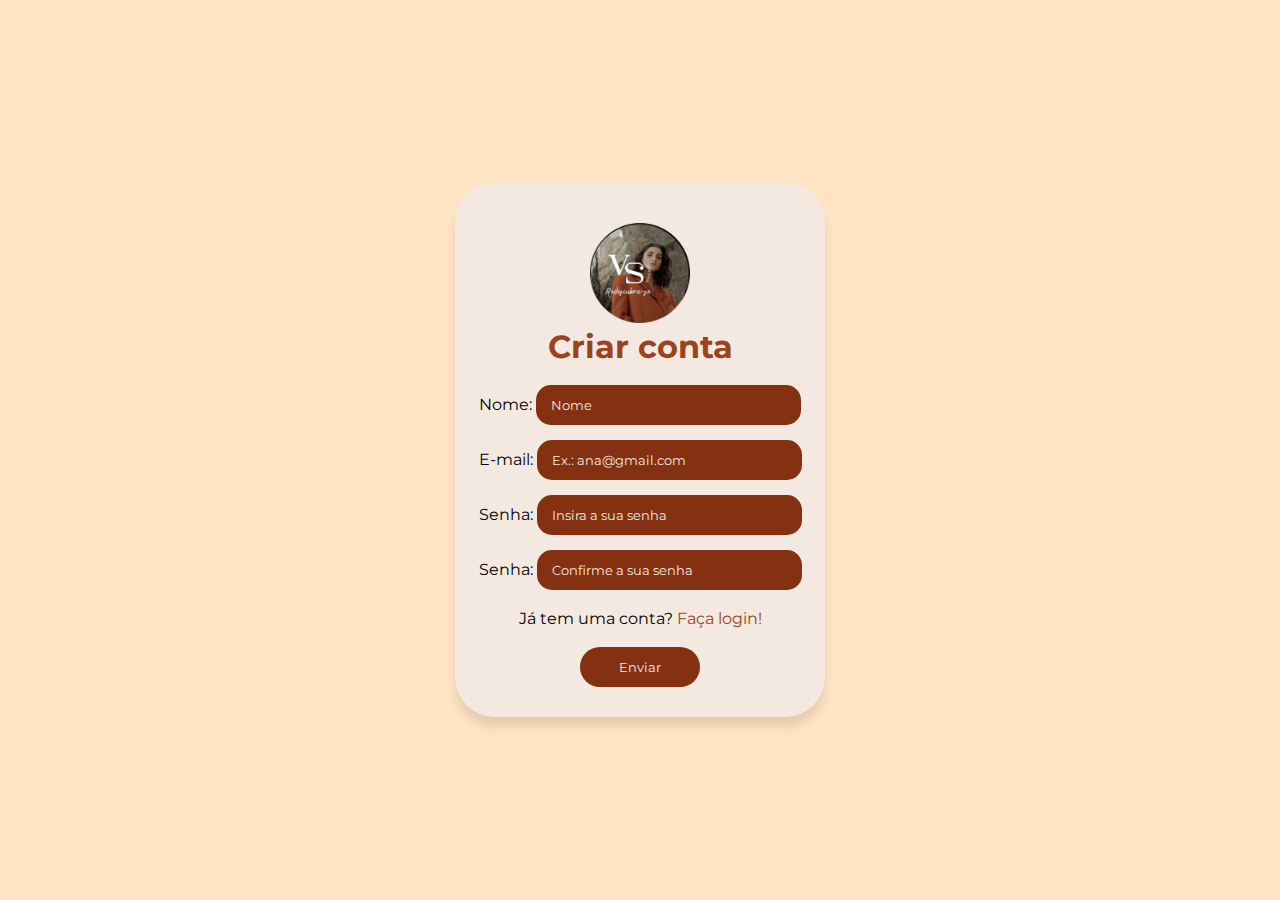
<file: cadastro.html>
<!DOCTYPE html>
<html lang="pt-br">

<head>
    <meta charset="UTF-8">
    <meta name="viewport" content="width=device-width, initial-scale=1.0">
    <title>Cadastro</title>
    <link rel="stylesheet" href="login.css">
    <!-- adicionando fonte Montserrat -->
    <link rel="preconnect" href="https://fonts.googleapis.com">
    <link rel="preconnect" href="https://fonts.gstatic.com" crossorigin>
    <link
        href="https://fonts.googleapis.com/css2?family=Allura&family=Montserrat:ital,wght@0,100..900;1,100..900&family=Poppins:ital,wght@0,100;0,200;0,300;0,400;0,500;0,600;0,700;0,800;0,900;1,100;1,200;1,300;1,400;1,500;1,600;1,700;1,800;1,900&display=swap"
        rel="stylesheet">

    <!-- adicionando fonte Poppins -->
    <link
        href="https://fonts.googleapis.com/css2?family=Allura&family=Poppins:ital,wght@0,100;0,200;0,300;0,400;0,500;0,600;0,700;0,800;0,900;1,100;1,200;1,300;1,400;1,500;1,600;1,700;1,800;1,900&display=swap"
        rel="stylesheet">
</head>

<body>
    <form id="form" >
            <div class="caixa">
                <img src="images/foto-site-vanessa.ico" alt="">
                <h1>Criar conta</h1> <br>
                <div class="name">
                    <label for="name">Nome:</label>
                    <input type="text" placeholder="Nome" class="inputs required" oninput="nameValidate()">
                    <span class="span-required" style="margin-top: -15px; margin-bottom: 17px;">Digite o nome do usuário!</span>
                </div>
                <div class="email">
                    <label for="email">E-mail:</label>
                    <input type="email" class="inputs required" name="email" placeholder="Ex.: ana@gmail.com"
                        oninput="emailValidate()">
                    <span class="span-required">Digite um e-mail válido!</span>
                </div>
                <div class="senha">
                    <label for="senha">Senha:</label>
                    <input type="password" class="inputs required" name="senha" placeholder="Insira a sua senha"
                        oninput="mainPasswordValidate()">
                    <span class="span-required">A senha deve ter no mínimo 6 caracteres!</span>
                </div>
                <div class="senha">
                    <label for="senha">Senha:</label>
                    <input type="password" placeholder="Confirme a sua senha" class="inputs required"
                        oninput="comparePassword()">
                    <span class="span-required">As senhas devem ser compatíveis!</span>
                </div> <br>
                    <p>Já tem uma conta? <a href="login.html">Faça login!</a></p> <br>
                    <span id="spanOk" style="display: none;">Envio feito com sucesso!</span>
                    <button type="submit">Enviar</button>
            </div>
    </form>
</body>
<script>
    const login = document.getElementById('form');
    const campos = document.querySelectorAll(".required");
    const span = document.querySelectorAll(".span-required");
    const emailRegex = /^[\w.%+-]+@[\w.-]+\.[a-zA-Z]{2,}$/;

    form.addEventListener('submit', (event) => {
        event.preventDefault();
        nameValidate();
        emailValidate();
        mainPasswordValidate();
        comparePassword();


        validaTudo();
    })

    function setError(index) {
        campos[index].style.border = '2px solid #e63636';
        span[index].style.display = "block";
    }

    function removeError(index) {
        campos[index].style.border = '';
        span[index].style.display = 'none';
    }

    function nameValidate() {
        if (campos[0].value == ''){
            setError(0);
        }
        else{
            removeError(0);
        }
    }

    function emailValidate() {
        if (!emailRegex.test(campos[1].value)) {
            setError(1);
        }
        else {
            removeError(1);
        }
    }

    function mainPasswordValidate() {
        if (campos[2].value.length < 6) {
            setError(2);
        }
        else {
            removeError(2);
            comparePassword();
        }
    }
    function comparePassword() {
        if (campos[2].value == campos[3].value && campos[3].value.length >= 6) {
            removeError(3);
        }
        else {
            setError(3);
        }
    }

    function validaTudo (){
            if (campos[0].value.trim() !== '' && campos[1].value.trim() !=='' && campos[2].value.length>=6 && campos[2].value === campos[3].value) {
                spanOk.style.display = 'flex';
                form.submit();
            };
        }
</script>
</html>
</file>
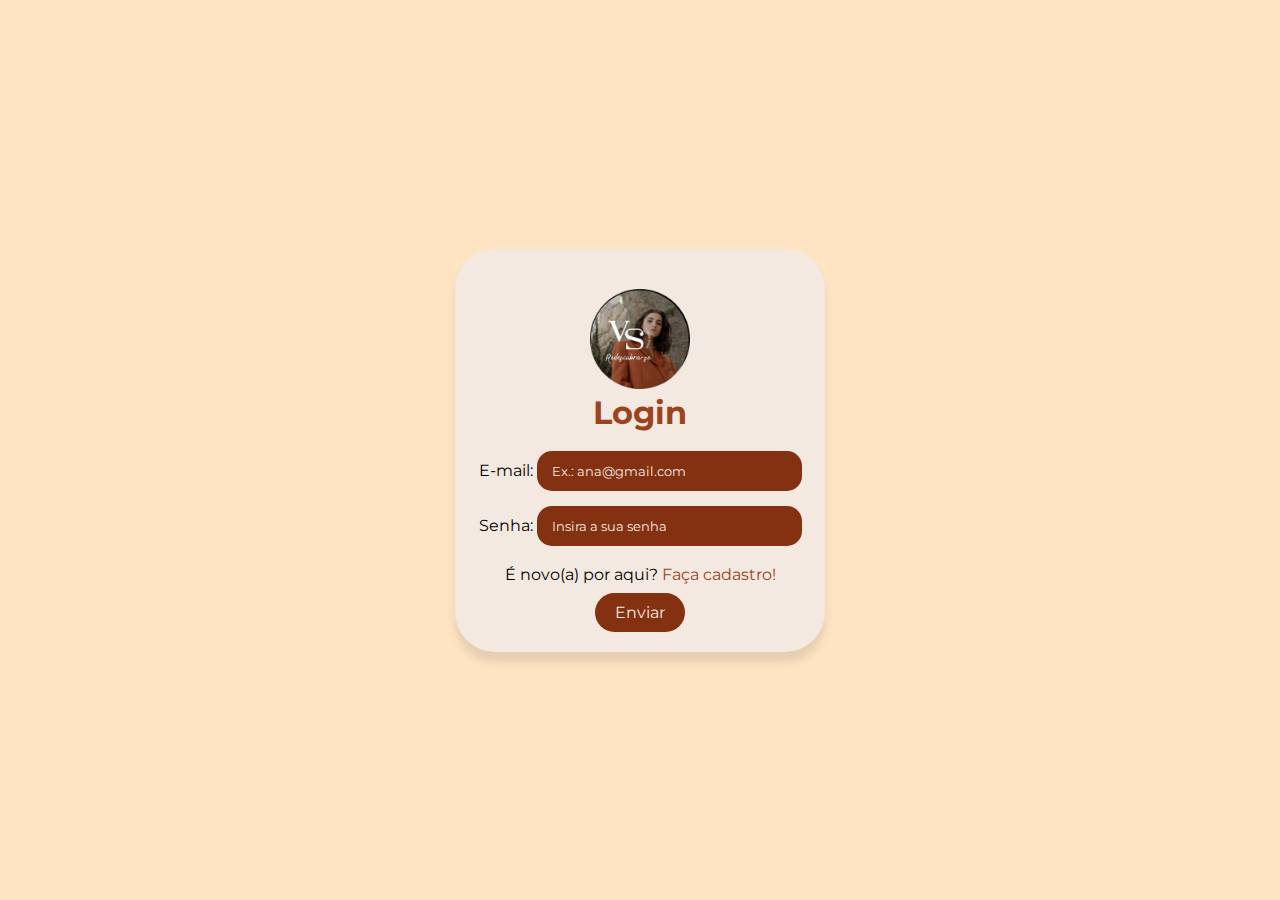
<file: login.html>
<!DOCTYPE html>
<html lang="pt-br">

<head>
    <meta charset="UTF-8">
    <meta name="viewport" content="width=device-width, initial-scale=1.0">
    <title>Login</title>
    <link rel="stylesheet" href="login.css">
    <!-- adicionando fonte Montserrat -->
    <link rel="preconnect" href="https://fonts.googleapis.com">
    <link rel="preconnect" href="https://fonts.gstatic.com" crossorigin>
    <link
        href="https://fonts.googleapis.com/css2?family=Allura&family=Montserrat:ital,wght@0,100..900;1,100..900&family=Poppins:ital,wght@0,100;0,200;0,300;0,400;0,500;0,600;0,700;0,800;0,900;1,100;1,200;1,300;1,400;1,500;1,600;1,700;1,800;1,900&display=swap"
        rel="stylesheet">

    <!-- adicionando fonte Poppins -->
    <link
        href="https://fonts.googleapis.com/css2?family=Allura&family=Poppins:ital,wght@0,100;0,200;0,300;0,400;0,500;0,600;0,700;0,800;0,900;1,100;1,200;1,300;1,400;1,500;1,600;1,700;1,800;1,900&display=swap"
        rel="stylesheet">
</head>

<body>
    <form id="form">
        <div class="caixa">
            <img src="images/foto-site-vanessa.ico" alt=""> <br>
            <h1>Login</h1> <br>
            <div class="email">
                <label for="email">E-mail:</label>
                <input type="email" class="inputs required" name="email" placeholder="Ex.: ana@gmail.com"
                    oninput="emailValidate()">
                <span class="span-required">Digite um e-mail válido!</span>
            </div>
            <div class="senha">
                <label for="senha">Senha:</label>
                <input type="password" class="inputs required" name="senha" placeholder="Insira a sua senha"
                    oninput="mainPasswordValidate()">
                <span class="span-required"></span>
            </div> <br>
            <p>É novo(a) por aqui? <a href="cadastro.html">Faça cadastro!</a></p> <br>
            <span id="spanOk" style="display: none;">Envio feito com sucesso!</span>
            <a class="enviar" href="home.html" >Enviar</a>
        </div>
    </form>
</body>
<script>
    const login = document.getElementById("form");
    const campos = document.querySelectorAll(".required");
    const span = document.querySelectorAll(".span-required");
    const emailRegex = /^[\w.%+-]+@[\w.-]+\.[a-zA-Z]{2,}$/i;

    form.addEventListener('submit', (event) => {
        event.preventDefault();
        emailValidate();
        mainPasswordValidate();

        validaTudo();
    })

    function setError(index) {
        campos[index].style.border = '2px solid #e63636';
        span[index].style.display = "block";
    }

    function removeError(index) {
        campos[index].style.border = '';
        span[index].style.display = 'none';
    }

    function emailValidate() {
        if (!emailRegex.test(campos[0].value)) {
            setError(0);
        }
        else {
            removeError(0);
        }
    }

    function mainPasswordValidate() {
    }

    function validaTudo (){
            if (campos[0].value.trim() !== '') {
                spanOk.style.display = 'flex';
                form.submit();
            };
        }
</script>

</html>
</file>
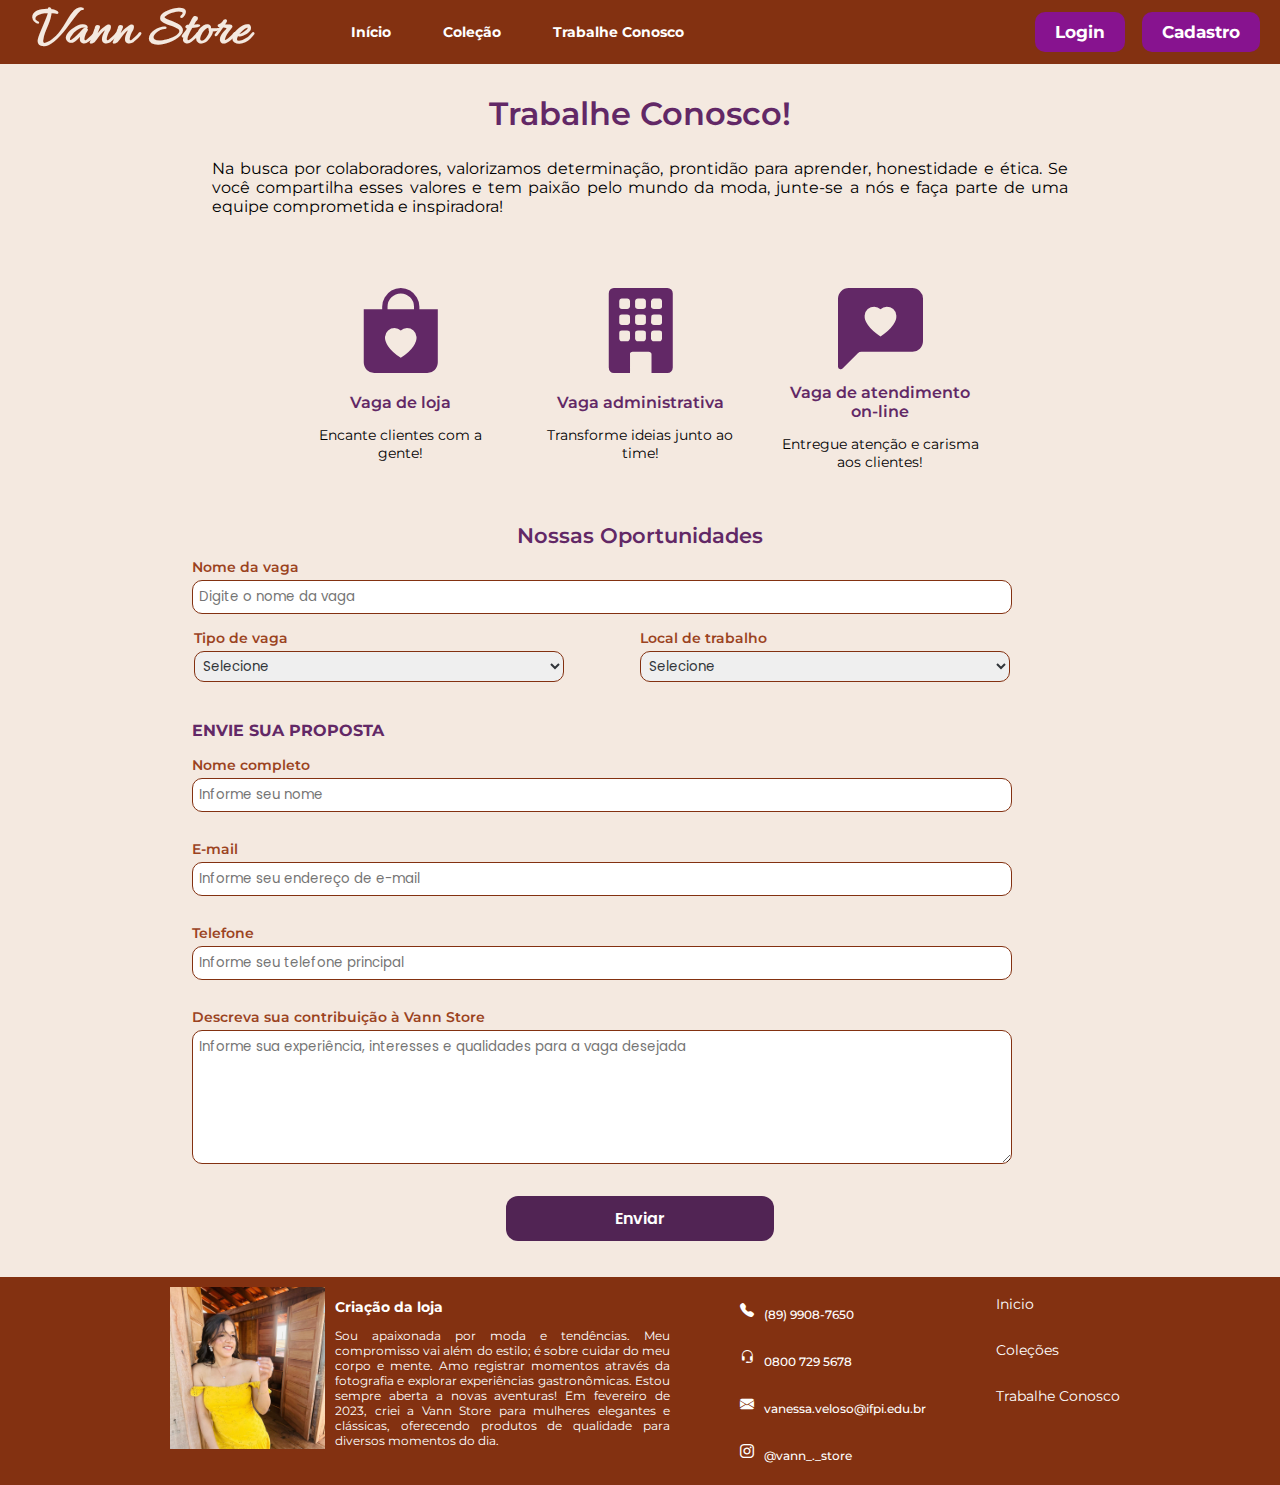
<file: trabalhe-conosco.html>
<!DOCTYPE html>
<html lang="pt-BR">
<head>
    <meta charset="UTF-8">
    <meta name="viewport" content="width=device-width, initial-scale=1.0">
    <title>Trabalhe Conosco</title>
        <!-- adicionando fonte Montserrat -->
        <link rel="preconnect" href="https://fonts.googleapis.com">
        <link rel="preconnect" href="https://fonts.gstatic.com" crossorigin>
        <link
            href="https://fonts.googleapis.com/css2?family=Allura&family=Montserrat:ital,wght@0,100..900;1,100..900&family=Poppins:ital,wght@0,100;0,200;0,300;0,400;0,500;0,600;0,700;0,800;0,900;1,100;1,200;1,300;1,400;1,500;1,600;1,700;1,800;1,900&display=swap"
            rel="stylesheet">
    
        <!-- adicionando fonte Poppins -->
        <link
            href="https://fonts.googleapis.com/css2?family=Allura&family=Poppins:ital,wght@0,100;0,200;0,300;0,400;0,500;0,600;0,700;0,800;0,900;1,100;1,200;1,300;1,400;1,500;1,600;1,700;1,800;1,900&display=swap"
            rel="stylesheet">
    
        <!-- linkando o css -->
        <link rel="stylesheet" href="style-trabalhe-conosco.css">
    
        <!-- adicionando o ícone da página direto da pasta "images" que está no mesmo caminho do arquivo do projeto -->
        <link rel="shortcut icon" href="images/foto-site-vanessa.ico" type="image/x-icon">

        <!--Importando bibliotecas para os ícones da barra de navegação e para o container de serviços-->
        <link rel="stylesheet" href="https://cdn.jsdelivr.net/npm/bootstrap-icons/font/bootstrap-icons.css">
</head>
<body>
        <!-- criando o menu fixo do topo da página, nele tem o nome do site e os links navegáveis no próprio html -->
        <nav class="nav-bar">
            <span class="vann-store">
                <h1>Vann Store</h1>
            </span>
            <span class="menu">
                <!-- essas "#" no href servem para eu navegar, ao clicar nelas, dentro da página para onde está o id com seus respectivos nomes -->
                <a href="home.html">Início</a>
                <a href="home.html">Coleção</a>
                <a href="trabalhe-conosco.html">Trabalhe Conosco</a>
            </span>
            <div class="icones" >
                <a class="botao-login" href="login.html">Login
                </a>
                <a href="cadastro.html" class="botao-login">Cadastro</a>
            </div>  
        </nav>
        <div class="conteudo">
            <section>
                <div class="introducao">

                    <h1 class="titulo">Trabalhe Conosco!</h1>
                    <p>
                        Na busca por colaboradores, valorizamos determinação, prontidão para aprender, honestidade e ética. Se você compartilha esses valores e tem paixão pelo mundo da moda, junte-se a nós e faça parte de uma equipe comprometida e inspiradora!
                    </p>
                </div>
                <br>
                <div class="all-vagas">
                    <div class="vaga">
                        <i class="bi bi-bag-heart-fill"></i>
                        <h3 class="titulo">Vaga de loja</h3>
                        <p> Encante clientes com a gente!
                        </p>
                    </div>
                    <div class="vaga">
                        <i class="bi bi-building-fill"></i>
                        <h3 class="titulo">Vaga administrativa</h3>
                        <p> Transforme ideias junto ao time!
                        </p>
                    </div>
                    <div class="vaga">
                        <i class="bi bi-chat-left-heart-fill"></i>
                        <h3 class="titulo" id="atd-online">Vaga de atendimento on-line</h3>
                        <p> Entregue atenção e carisma aos clientes!
                        </p>
                    </div>
                </div>
            </section>
            <section>
                <div class="oportunidade"><br>
                    <h2 class="titulo">Nossas Oportunidades</h2>
                    <form>
                        <div>
                            <div class="campo">
                                <label for="nome-vaga">Nome da vaga</label>
                                <input type="text" id="nome-vaga" name="vaga" placeholder="Digite o nome da vaga" required>
                            </div>
                            <fieldset class="grupo">
                                <div class="campo">
                                    <label for="tipo-vaga">Tipo de vaga</label>
                                    <select name="tipo-vaga" id="tipo-vaga" required>
                                        <option selected disabled value="">Selecione</option>
                                        <option value="loja">Loja</option>
                                        <option value="adm">Administrativa</option>
                                        <option value="atd-online">Atendimento online</option>
                                    </select>
                                </div>
                                <div class="campo">
                                    <label for="local-trabalho">Local de trabalho</label>
                                    <select name="local-trabalho" id="local-trabalho" required>
                                        <option selected disabled value="">Selecione</option>
                                        <option value="pi-flo">Floriano</option>
                                        <option value="pi-tsa">Teresina</option>
                                        <option value="remoto">Vaga Remota</option>
                                    </select>
                                </div>
                            </fieldset>
                        </div>
                        <div>
                            <h3>ENVIE SUA PROPOSTA</h3>
                            <div class="campo">
                                <label for="nome">Nome completo</label>
                                <input type="text" name="nome" id="nome" placeholder="Informe seu nome">
                            </div><br>
                            <div class="campo">
                                <label for="email">E-mail</label>
                                <input type="email" name="email" id="email" placeholder="Informe seu endereço de e-mail">
                            </div><br>
                            <div class="campo">
                                <label for="telefone">Telefone</label>
                                <input type="tel" name="telefone" id="telefone" placeholder="Informe seu telefone principal">
                            </div><br>
                            <div class="campo">
                                <label for="mensagem">Descreva sua contribuição à Vann Store</label>
                                <textarea rows="6" name="mensagem" id="mensagem" placeholder="Informe sua experiência, interesses e qualidades para a vaga desejada"></textarea>
                            </div><br>
                            <div class="botao">
                                <button type="submit">Enviar</button>
                            </div>
                        </div>
                    </form>
                </div>
            </section><br><br>
            <footer>
                <div class="footer">
                    <div class="sobre-loja">
                        <div class="foto-sobre-mim">
                            <img class="foto-vanessa" src="images/foto-vanessa.jpg" alt="foto-vanessa">
                        </div>
                        <div class="texto-sobre-mim">
                            <h2>Criação da loja</h2>
                            <p> Sou apaixonada por moda e tendências. Meu compromisso vai além do estilo; é sobre cuidar do meu corpo e mente. Amo registrar momentos através da fotografia e explorar experiências gastronômicas. Estou sempre aberta a novas aventuras!
                            Em fevereiro de 2023, criei a Vann Store para mulheres elegantes e clássicas, oferecendo produtos de qualidade para diversos momentos do dia.</p>
                        </div>
                        </div>
                        <div class="sobre-loja">
                            <div class="contato">
                                <i class="bi bi-telephone-fill"></i>
                                <h3>(89) 9908-7650</h3>
                            </div>
                            <div class="contato">
                                <i class="bi bi-headset"></i>
                                <h3>0800 729 5678</h3>
                            </div>
                            <div class="contato">
                                <i class="bi bi-envelope-fill"></i>
                                <h3>vanessa.veloso@ifpi.edu.br</h3>
                            </div>
                            <div class="contato">
                                <a href="https://www.instagram.com/vann_._store?utm_source=ig_web_button_share_sheet&igsh=ZDNlZDc0MzIxNw==">
                                    <i class="bi bi-instagram"></i>
                                    <h3>@vann_._store</h3>
                                </a>
                            </div>
                        </div>
                        <div class="sobre-loja">
                            <div class="paginas">
                                <a href="home.html">Inicio</a>
                                <a href="home.html">Coleções</a>
                                <a href="trabalhe-conosco.html">Trabalhe Conosco</a>
                            </div>
                        </div>
                    </div>
                </div>
            </footer>
            </div>
</body>
</html>
</file>
<file: login.css>
* {
    margin: 0;
    padding: 0;
    font-family: "Popins", "Montserrat", "Roboto";
}

body {
    display: flex;
    background-color: bisque;
    justify-content: center;
    align-items: center;
    min-height: 100vh;
}

a {
    text-decoration: none;
    color: #9b431f;
}

#form {
    background-color: #f4e9e0;
    border-radius: 40px;
    width: 350px;
    padding: 10px;
    text-align: center;
    justify-content: center;
    align-items: center;
    display: flex;
    flex-direction: row;
    box-shadow: 0 10px 10px rgba(0, 0, 0, 0.1);
}

.name input {
    border-radius: 15px;
    border: none;
    width: 250px;
    height: 40px;
    padding-left: 15px;
    background-color: #833111;
    color: #f4e9e0;
    margin-bottom: 15px;
}

.email input {
    border-radius: 15px;
    border: none;
    width: 250px;
    height: 40px;
    padding-left: 15px;
    background-color: #833111;
    color: #f4e9e0;
}

.senha input {
    border-radius: 15px;
    border: none;
    width: 250px;
    height: 40px;
    padding-left: 15px;
    background-color: #833111;
    color: #f4e9e0;
    margin-top: 15px;
}

button {
    cursor: pointer;
    width: 120px;
    height: 40px;
    border-radius: 20px;
    border: none;
    background-color: #833111;
    color: #f4e9e0;
}

button:hover{
    background-color: #9b431f;
    color:black
}

.span-required {
    font-size: 12px;
    margin: 0px 0 0 50px;
    color: #e63636;
    display: none;
}

input::placeholder {
    color: #f4e9e0;
}

h1 {
    color: #9b431f;
}

.caixa {
    margin-top: 30px;
    padding-bottom: 20px;
}


.caixa img {
    width: 100px;
}

input:focus {
    outline: none;
}

.caixa .enviar{
    cursor: pointer;
    width: 120px;
    height: 40px;
    border-radius: 20px;
    border: none;
    background-color: #833111;
    color:#f4e9e0;
    padding: 10px 20px;
    margin-bottom: 10px;
}
</file>
<file: style-trabalhe-conosco.css>
:root {
    --cor-titulo-laranja-escuro: #833111;
    --cor-titulo-geral: #9b431f;
    --peso-titulo:700;
    --cor-botao-verde: #16C34D;
    --cor-botao-vermelho: #DC0505;
    --cor-titulo-bege: #f4e9e0;
    --cor-roxo-escuro: #622866;
    --cor-roxo-claro: #87138f;
}

body {
    background-color: #f4e9e0;
    font-family: 'Montserrat';
    font-size: 14px;
    margin: 0px;
}

html {
    scroll-behavior: smooth;
}


.nav-bar {
    height: 64px;
    width: 100%;
    background-color: var(--cor-titulo-laranja-escuro);
    color: var(--cor-titulo-bege);
    position: fixed;
    display: flex;
    z-index: 1;
    text-align: center;
    top: 0;
    left: 0;
    align-items: center;
    font-weight: bold;
}

.vann-store {
    font-family: "Allura", cursive;
    font-size: 28px;
    color: var(--cor-titulo-bege);
    display: inline-block;
    width: 30%;
    position: absolute;
}

.vann-store h1 {
    text-align: left;
    padding-left: 32px;
}

.menu {
    width: 100%;
}

.menu a {
    padding: 24px;
    justify-content: center;
    display: inline-block;
    align-items: center;
    color: white;
    text-decoration: none;
}

.menu a:hover {
    text-decoration: underline;
}

.conteudo {
    margin-top: 64px;
}

section {
    margin: 0 auto;
    width: 70%;

}


.introducao {
    display: flex;
    flex-direction: column;
    align-items: center;
    justify-content: center;
    text-align: justify;
    padding: 20px 20px;
    font-size: 16px;
}

.titulo {
    color: var(--cor-roxo-escuro);
    font-weight: 600;
    margin: 10px;
}

.all-vagas {
    display: flex;
    flex-flow: row wrap;
    text-align: center;
    justify-content: center;
    gap: 20px;

}

.vaga {
    width: 200px;
    padding: 10px;
}

i {
    font-size: 85px;
    color: var(--cor-roxo-escuro);
}

#atd-online {
    margin-top: 0px;
    color: var(--cor-roxo-escuro);
}


input, select, textarea, button {
    border-radius: 10px;
    padding: 4px;
}

.campo {
    margin-bottom: 10px;
    flex: 1;
}

.campo select {
    width: 85%;
    font-family: "Poppins", "Montserrat", Roboto;
    color: #31353a;
}

.campo input, .campo option, .campo textarea {
    width: 90%;
    font-family: "Poppins", "Montserrat", Roboto;
    color: #31353a;
    padding: 6px;
}

input:enabled{
    border: 2px solid var(--cor-titulo-laranja-escuro);
}

h3 {
    color: var(--cor-roxo-escuro);
    font-size: 16px;
    margin-top: 20px;
}

.campo label {
    margin-bottom: 4px;
    display: block;
    color: var(--cor-titulo-geral);
    font-weight: 600;
}

fieldset {
    border: none;
    display: flex;
    flex-direction: row;
    gap: 10px;
    padding-left: 0px;
}

textarea {
    width: 90%;
}

.oportunidade h2 {
    text-align: center;
}

.campo input[type="text"], .campo input[type="email"], .campo input[type="tel"], .campo select, .campo textarea{
    border: 1px solid var(--cor-titulo-laranja-escuro);
}

.campo input[type="text"]:focus, .campo input[type="email"]:focus, .campo input[type="tel"]:focus, .campo select:focus, .campo textarea:focus{
    border: 2px solid var(--cor-titulo-laranja-escuro);
}

.botao {
    display: flex;
    justify-content: center;
}

button {
    width: 30%;
    padding: 10px 12px;
    border: none;
    border-radius: 12px;
    background-color: #512454;
    color: white;
    font-family: "Poppins", Helvetica;
    font-weight: 600;
    font-size: 16px;
    cursor: pointer;
}

button:hover {
    background-color: #87138f;
    text-decoration: none;
    transform: scale(1.06);
    transition: all .2s ease-in-out;
}


footer {
    height: max-content;
    padding-left: 10px;
    background-color: var(--cor-titulo-laranja-escuro);
    margin: 0px;
    bottom: 0px;
}

.footer {
    display: flex;
    flex-direction: row;
    justify-content: center;
    align-content: center;
    gap: 50px;
    width: 100%;
    margin: 0px;
    bottom: 0px;
    
}

.contato, .contato a  {
    display: flex;
    flex-direction: row;
    align-items: center;
    gap: 10px;
    color: white;

}

.contato h3 {
    color: white;
    font-weight: 500;
    font-size: 12px;
}

.contato a {
    text-decoration: none;
    cursor: pointer;
}

.contato i {
    font-size: 14px;
    color: white;
}

.paginas {
    display: flex;
    flex-direction: column;
    gap: 12px;
    color: white;
}

.paginas a {
    margin: 8px 0px;
    text-decoration: none;
    color: white;
}

.paginas a:hover {
    text-decoration: underline;
}

.sobre-loja {
    /* width: 33%; */
    padding: 10px;
}
.foto-vanessa {
    width: 155px;
    padding-right: 10px;
}

.foto-sobre-mim {
    float: left;
    /* width: 28%;
    padding-left: 32px;
    padding-top: 24px; */
}

.texto-sobre-mim {
    max-width: 500px;
    text-align: justify;
    font-weight: 600px;
    color: white;
    font-size: 12px;
}

.fim-pagina {
    text-align: center;
    font-weight: 200;
    background-color: #f4e9e0;
}

.fim-pagina hr {
    height: 1px;
}

h5 {
    font-weight: 500;
    color: var(--cor-titulo-laranja-escuro);
}

.texto-sobre-mim h2 {
    font-size: 14px;
    font-weight: 700;
}
.fim-pagina {
    text-align: center;
    font-weight: 200;
    background-color: #f4e9e0;
}

.fim-pagina hr {
    height: 1px;
}

.icones{
    display: flex; 
    gap: 17px; 
    align-items: center; 
    font-size: 17px; 
    margin-right: 20px;


}

.icones i {
    color: white;
    font-size: 17px;
}

.botao-login {
    background-color:#87138f;
    color: white;
    border: none;
    border-radius: 10px;
    padding: 10px 20px;
    text-decoration: none;
}

.botao-login:hover {
    background-color: #c94d00;
    transform: scale(1.06);
    transition: all .2s ease-in-out;
    text-decoration: none;
}
</file>
